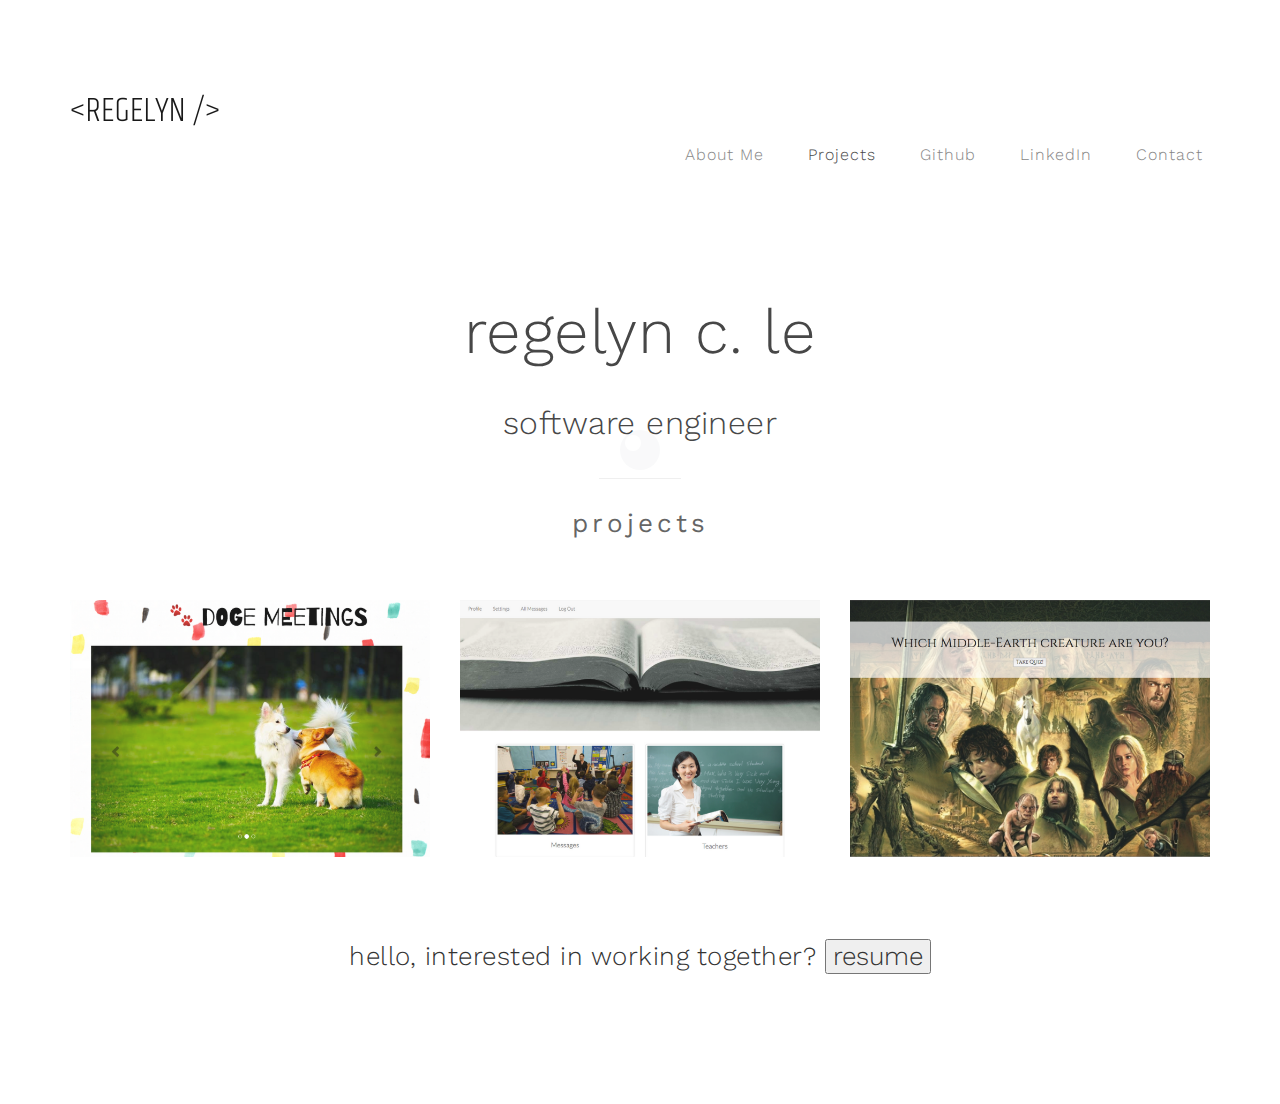
<file: index.html>
<!DOCTYPE html>
<html lang="en">
<head>

<meta charset="UTF-8">
<meta http-equiv="X-UA-Compatible" content="IE=Edge">
<meta name="description" content="">
<meta name="keywords" content="">
<meta name="author" content="">
<meta name="viewport" content="width=device-width, initial-scale=1, maximum-scale=1">

<title>regelyn c. le - full-stack</title>

<link rel="stylesheet" href="css/bootstrap.min.css">
<link rel="stylesheet" href="css/font-awesome.min.css">

<!-- Main css -->
<link rel="stylesheet" href="css/style.css">
<link href="https://fonts.googleapis.com/css?family=Work+Sans:300,400,700" rel="stylesheet">

</head>
<body>

<!-- PRE LOADER -->

<div class="preloader">
     <div class="sk-spinner sk-spinner-wordpress">
          <span class="sk-inner-circle"></span>
     </div>
</div>

<!-- Navigation section  -->

<div class="navbar navbar-default navbar-static-top" role="navigation">
     <div class="container">

          <div class="navbar-header">
               <button class="navbar-toggle" data-toggle="collapse" data-target=".navbar-collapse">
                    <span class="icon icon-bar"></span>
                    <span class="icon icon-bar"></span>
                    <span class="icon icon-bar"></span>
               </button>
               <a href="index.html" class="navbar-brand"><img class="reg_logo" src="images/REGELYN.png"/></a>
          </div>
          <div class="collapse navbar-collapse">
               <ul class="nav navbar-nav navbar-right">
                    <li><a href="about.html">About Me</a></li>
                    <li class="active"><a href="index.html">Projects</a></li>
                    <li><a href="https://github.com/rccacho">Github</a></li>
                    <li><a href="https://www.linkedin.com/in/regelyncacho/">LinkedIn</a></li>
                    <!-- <li>
                      <form method="get" action="regelyn_cacho_2019.docx">
                        <button type="submit">Resume</button>
                      </form>
                    </li> -->
                    <li><a href="mailto:le.regelyn@gmail.com">Contact</a></li>
               </ul>
          </div>

  </div>
</div>

<!-- Home Section -->

<section id="home">
     <div class="container">
          <div class="row">

               <div class="col-md-12 col-sm-12">
                    <h1>regelyn c. le</h1>
                    <h2>software engineer</h2>
                    <div class="space"></div>
                    <hr />
                    <div class="space"></div>
                    <div class="section-title">
                      <h3>projects</h3>
                    </div>
               </div>

          </div>
     </div>
</section>

<!-- Portfolio Section -->

<section id="portfolio">
     <div class="container">
          <div class="row">

              <div class="col-md-4 col-sm-6">
                   <a href="http://doge-meetings.herokuapp.com/">
                        <div class="portfolio-thumb">
                             <img src="images/doge-meetings.png" class="img-responsive" alt="Portfolio">
                                  <div class="portfolio-overlay">
                                       <div class="portfolio-item">
                                            <h3>doge meetings</h3>
                                            <small>rails app</small>
                                       </div>
                                  </div>
                        </div>
                   </a>
              </div>

              <div class="col-md-4 col-sm-6">
                   <a href="http://teacher-archives.herokuapp.com/">
                        <div class="portfolio-thumb">
                             <img src="images/teacher-archives.png" class="img-responsive" alt="Portfolio">
                                  <div class="portfolio-overlay">
                                       <div class="portfolio-item">
                                            <h3>teacher archives</h3>
                                            <small>rails app</small>
                                       </div>
                                  </div>
                        </div>
                   </a>
              </div>

              <div class="col-md-4 col-sm-6">
                   <a href="http://desolate-wave-59412.herokuapp.com/">
                        <div class="portfolio-thumb">
                             <img src="images/middle-earth.png" class="img-responsive" alt="Portfolio">
                                  <div class="portfolio-overlay">
                                       <div class="portfolio-item">
                                            <h3>middle-earth creature quiz</h3>
                                            <small>men stack app</small>
                                       </div>
                                  </div>
                        </div>
                   </a>
              </div>
<!--
               <div class="col-md-4 col-sm-6">
                    <a href="single-project.html">
                         <div class="portfolio-thumb">
                              <img src="images/portfolio-img4.jpg" class="img-responsive" alt="Portfolio">
                                   <div class="portfolio-overlay">
                                        <div class="portfolio-item">
                                             <h3>Project Name</h3>
                                             <small>Logo Design</small>
                                        </div>
                                   </div>
                         </div>
                    </a>
               </div>

               <div class="col-md-4 col-sm-6">
                    <a href="single-project.html">
                         <div class="portfolio-thumb">
                              <img src="images/portfolio-img5.jpg" class="img-responsive" alt="Portfolio">
                                   <div class="portfolio-overlay">
                                        <div class="portfolio-item">
                                             <h3>Project Name</h3>
                                             <small>Social marketing</small>
                                        </div>
                                   </div>
                         </div>
                    </a>
               </div>

               <div class="col-md-4 col-sm-6">
                    <a href="single-project.html">
                         <div class="portfolio-thumb">
                              <img src="images/portfolio-img6.jpg" class="img-responsive" alt="Portfolio">
                                   <div class="portfolio-overlay">
                                        <div class="portfolio-item">
                                             <h3>Project Name</h3>
                                             <small>Fyler Design</small>
                                        </div>
                                   </div>
                         </div>
                    </a>
               </div> -->

               <div class="col-md-12 col-sm-12 text-center">
                    <h3>hello, interested in working together? <form style="display: inline-block;" method="get" action="regelyn_le_2023.docx"><button type="submit">resume</button></form></h3>
               </div>

          </div>
     </div>
</section>

<!-- Footer Section -->

<!-- <footer>
     <div class="container">
          <div class="row">

               <div class="col-md-3 col-sm-3">
                    <i class="fa fa-magnet"></i>
               </div>

               <div class="col-md-4 col-sm-4">
                    <p>124 Market Street, Suite 3570 San Francisco, CA 3042 United States</p>
               </div>

               <div class="col-md-offset-1 col-md-4 col-sm-offset-1 col-sm-3">
                    <p><a href="mailto:youremail@gmail.com">hello@yourstudio.co</a></p>
                    <p>(+01) 2048937 / 02 203403</p>
               </div>

               <div class="clearfix col-md-12 col-sm-12">
                    <hr>
               </div>

               <div class="col-md-6 col-sm-6">
                    <div class="footer-copyright">
                         <p>© 2016 Magnet Studio | All Rights Reserved.</p>
                    </div>
               </div>

               <div class="col-md-6 col-sm-6">
                    <ul class="social-icon">
                         <li><a href="#" class="fa fa-facebook"></a></li>
                         <li><a href="#" class="fa fa-twitter"></a></li>
                         <li><a href="#" class="fa fa-linkedin"></a></li>
                    </ul>
               </div>

          </div>
     </div>
</footer> -->


<!-- SCRIPTS -->

<script src="js/jquery.js"></script>
<script src="js/bootstrap.min.js"></script>
<script src="js/custom.js"></script>

</body>
</html>
</file>
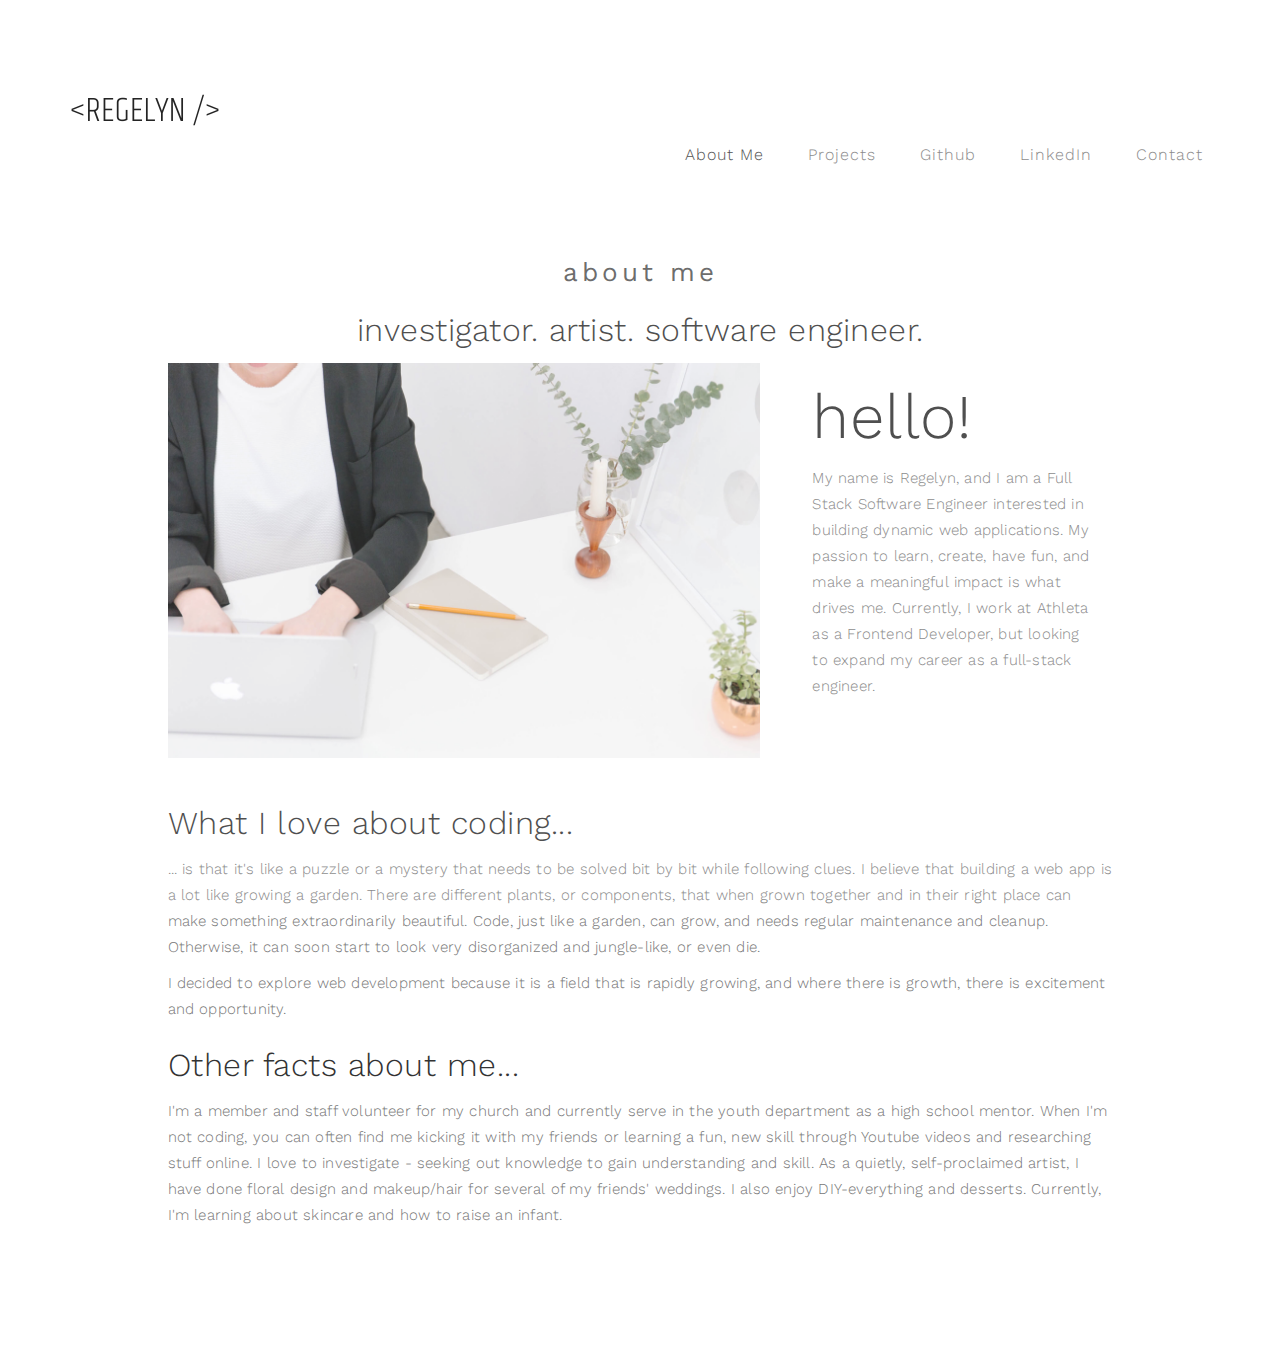
<file: about.html>
<!DOCTYPE html>
<html lang="en">
<head>

<meta charset="UTF-8">
<meta http-equiv="X-UA-Compatible" content="IE=Edge">
<meta name="description" content="">
<meta name="keywords" content="">
<meta name="author" content="">
<meta name="viewport" content="width=device-width, initial-scale=1, maximum-scale=1">

<title>regelyn c. le - full-stack</title>

<link rel="stylesheet" href="css/bootstrap.min.css">
<link rel="stylesheet" href="css/font-awesome.min.css">

<!-- Main css -->
<link rel="stylesheet" href="css/style.css">
<link href="https://fonts.googleapis.com/css?family=Work+Sans:300,400,700" rel="stylesheet">

</head>
<body>

<!-- PRE LOADER -->

<div class="preloader">
     <div class="sk-spinner sk-spinner-wordpress">
          <span class="sk-inner-circle"></span>
     </div>
</div>

<!-- Navigation section  -->

<div class="navbar navbar-default navbar-static-top" role="navigation">
     <div class="container">

          <div class="navbar-header">
               <button class="navbar-toggle" data-toggle="collapse" data-target=".navbar-collapse">
                    <span class="icon icon-bar"></span>
                    <span class="icon icon-bar"></span>
                    <span class="icon icon-bar"></span>
               </button>
               <a href="index.html" class="navbar-brand"><img class="reg_logo" src="images/REGELYN.png"/></a>
          </div>
          <div class="collapse navbar-collapse">
               <ul class="nav navbar-nav navbar-right">
                    <li class="active"><a href="about.html">About Me</a></li>
                    <li><a href="index.html">Projects</a></li>
                    <li><a href="https://github.com/rccacho">Github</a></li>
                    <li><a href="https://www.linkedin.com/in/regelyncacho/">LinkedIn</a></li>
                    <li><a href="mailto:le.regelyn@gmail.com">Contact</a></li>
               </ul>
          </div>

  </div>
</div>


<!-- About Section -->

<section id="about">
     <div class="container">
          <div class="row">

               <div class="col-md-offset-1 col-md-10 col-sm-12">
                    <div class="section-title">
                         <h3>about me</h3>
                         <h2>investigator. artist. software engineer.</h2>
                    </div>

                    <div class="col-md-8 col-sm-12">
                         <img src="images/about-image.jpg" class="img-responsive" alt="About">
                    </div>

                    <div class="col-md-4 col-sm-12">
                         <h1>hello!</h1>
                         <p>My name is Regelyn, and I am a Full Stack Software Engineer interested in building dynamic web applications. My passion to learn, create, have fun, and make a meaningful impact is what drives me. Currently, I work at Athleta as a Frontend Developer, but looking to expand my career as a full-stack engineer.</p>
                    </div>

                    <div class="clearfix"></div>

                     <!-- <hr> -->

                    <h2>What I love about coding...</h2>
                    <p>... is that it's like a puzzle or a mystery that needs to be solved bit by bit while following clues. I believe that building a web app is a lot like growing a garden. There are different plants, or components, that when grown together and in their right place can make something extraordinarily beautiful. Code, just like a garden, can grow, and needs regular maintenance and cleanup. Otherwise, it can soon start to look very disorganized and jungle-like, or even die.</p>
                    <p>I decided to explore web development because it is a field that is rapidly growing, and where there is growth, there is excitement and opportunity.</p>

                    <h2>Other facts about me...</h2>
                    <p>I'm a member and staff volunteer for my church and currently serve in the youth department as a high school mentor. When I'm not coding, you can often find me kicking it with my friends or learning a fun, new skill through Youtube videos and researching stuff online. I love to investigate - seeking out knowledge to gain understanding and skill. As a quietly, self-proclaimed artist, I have done floral design and makeup/hair for several of my friends' weddings. I also enjoy DIY-everything and desserts. Currently, I'm learning about skincare and how to raise an infant. </p>

                    <!-- <hr> -->
               </div>

          </div>
     </div>
</section>

<!-- Footer Section -->

<!-- <footer>
     <div class="container">
          <div class="row">

               <div class="col-md-3 col-sm-3">
                    <i class="fa fa-magnet"></i>
               </div>

               <div class="col-md-4 col-sm-4">
                    <p>124 Market Street, Suite 3570 San Francisco, CA 3042 United States</p>
               </div>

               <div class="col-md-offset-1 col-md-4 col-sm-offset-1 col-sm-3">
                    <p><a href="mailto:youremail@gmail.com">hello@yourstudio.co</a></p>
                    <p>(+01) 2048937 / 02 203403</p>
               </div>

               <div class="clearfix col-md-12 col-sm-12">
                    <hr>
               </div>

               <div class="col-md-6 col-sm-6">
                    <div class="footer-copyright">
                         <p>© 2016 Magnet Studio | All Rights Reserved.</p>
                    </div>
               </div>

               <div class="col-md-6 col-sm-6">
                    <ul class="social-icon">
                         <li><a href="#" class="fa fa-facebook"></a></li>
                         <li><a href="#" class="fa fa-twitter"></a></li>
                         <li><a href="#" class="fa fa-linkedin"></a></li>
                    </ul>
               </div>

          </div>
     </div>
</footer> -->


<!-- SCRIPTS -->

<script src="js/jquery.js"></script>
<script src="js/bootstrap.min.js"></script>
<script src="js/custom.js"></script>

</body>
</html>
</file>
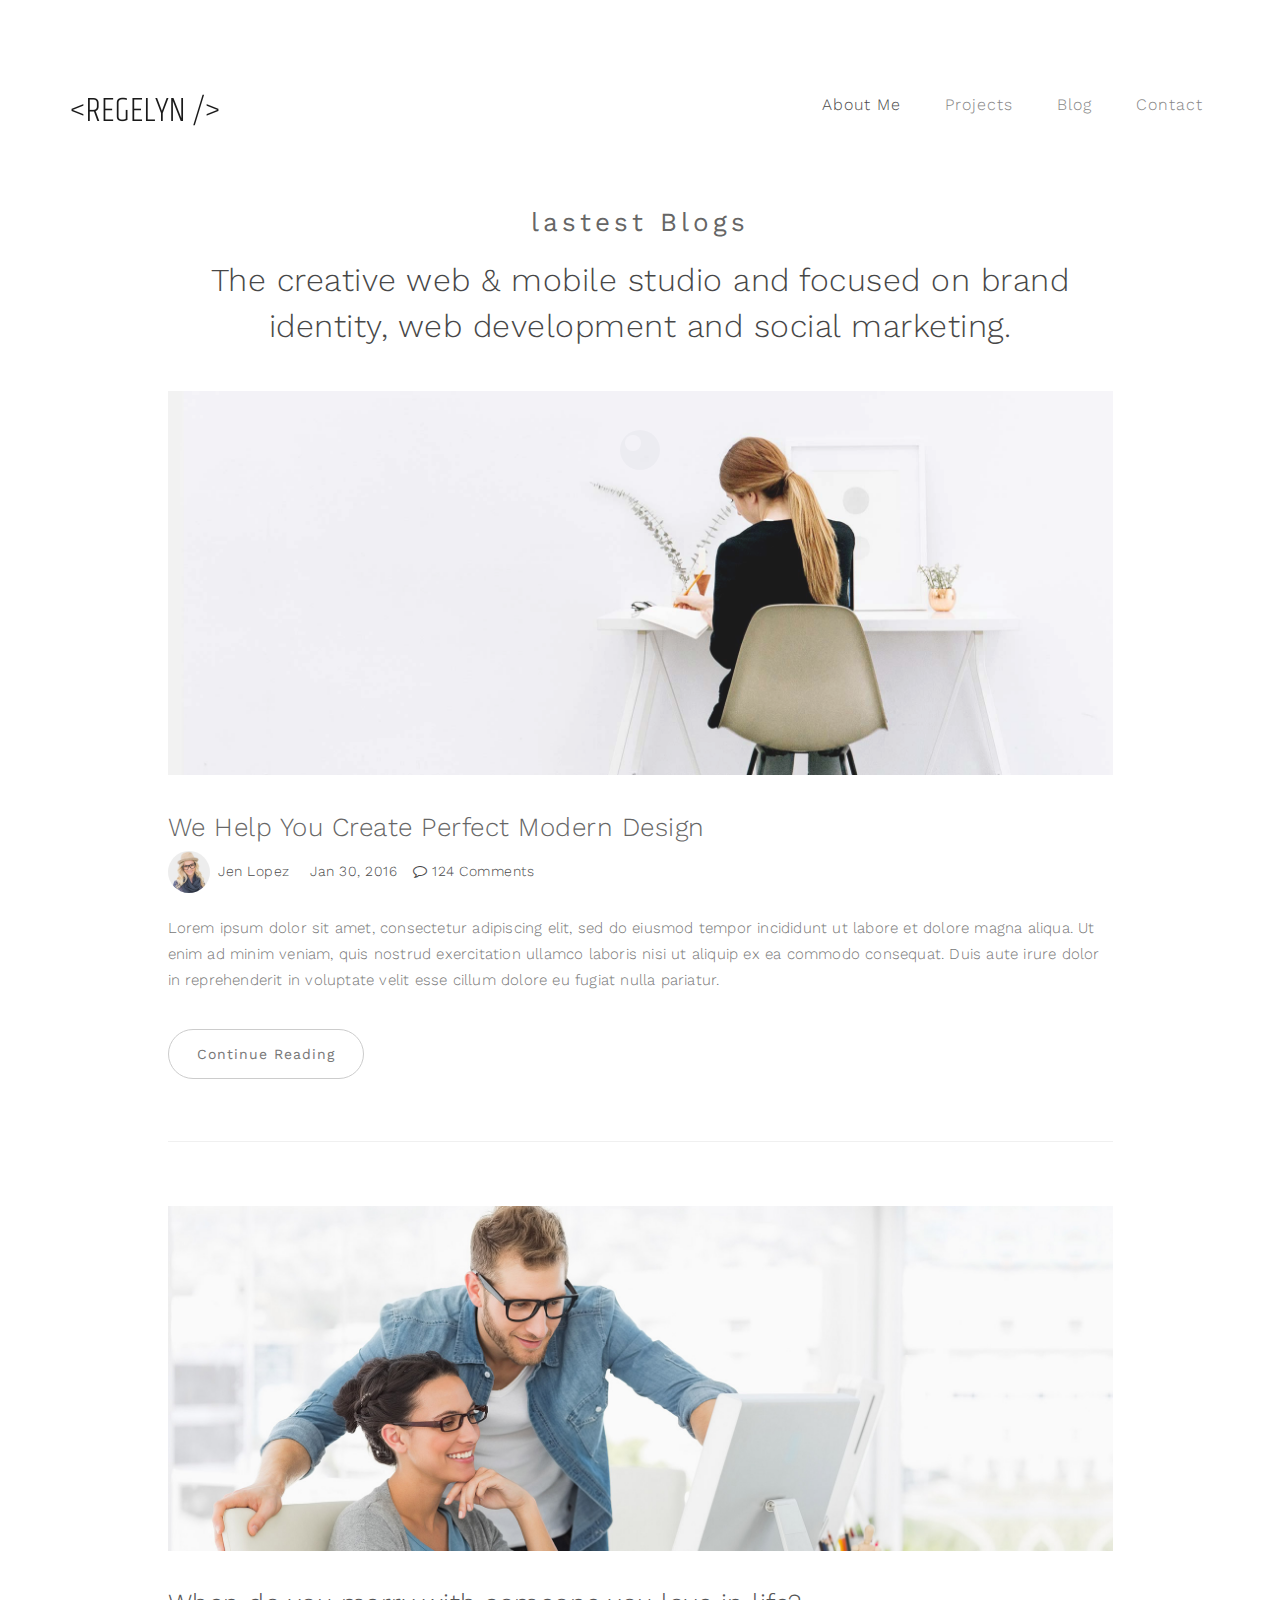
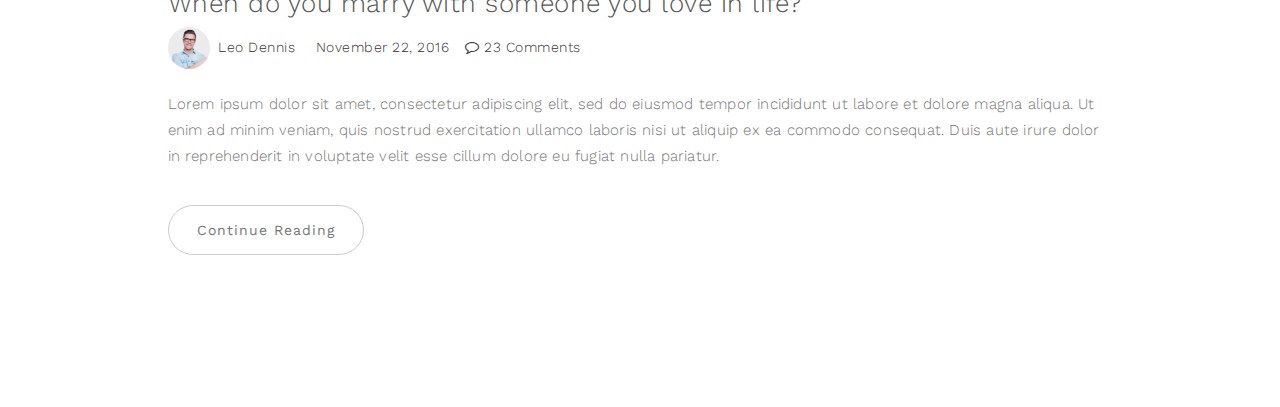
<file: blog.html>
<!DOCTYPE html>
<html lang="en">
<head>

<meta charset="UTF-8">
<meta http-equiv="X-UA-Compatible" content="IE=Edge">
<meta name="description" content="">
<meta name="keywords" content="">
<meta name="author" content="">
<meta name="viewport" content="width=device-width, initial-scale=1, maximum-scale=1">

<title>Magnet - Minimal Portfolio Template</title>

<link rel="stylesheet" href="css/bootstrap.min.css">
<link rel="stylesheet" href="css/font-awesome.min.css">

<!-- Main css -->
<link rel="stylesheet" href="css/style.css">
<link href="https://fonts.googleapis.com/css?family=Work+Sans:300,400,700" rel="stylesheet">

</head>
<body>

<!-- PRE LOADER -->

<div class="preloader">
     <div class="sk-spinner sk-spinner-wordpress">
          <span class="sk-inner-circle"></span>
     </div>
</div>

<!-- Navigation section  -->

<div class="navbar navbar-default navbar-static-top" role="navigation">
     <div class="container">

          <div class="navbar-header">
               <button class="navbar-toggle" data-toggle="collapse" data-target=".navbar-collapse">
                    <span class="icon icon-bar"></span>
                    <span class="icon icon-bar"></span>
                    <span class="icon icon-bar"></span>
               </button>
               <a href="index.html" class="navbar-brand"><img class="reg_logo" src="images/REGELYN.png"/></a>
          </div>
          <div class="collapse navbar-collapse">
               <ul class="nav navbar-nav navbar-right">
                    <li class="active"><a href="about.html">About Me</a></li>
                    <li><a href="index.html">Projects</a></li>
                    <li><a href="blog.html">Blog</a></li>
                    <li><a href="contact.html">Contact</a></li>
               </ul>
          </div>

  </div>
</div>

<!-- Blog Section -->

<section id="blog">
     <div class="container">
          <div class="row">

               <div class="col-md-offset-1 col-md-10 col-sm-12">
                    <div class="section-title">
                         <h3>lastest Blogs</h3>
                         <h2>The creative web & mobile studio and focused on brand identity, web development and social marketing.</h2>
                    </div>

                    <div class="blog-post-thumb">
                         <div class="blog-post-image">
                              <a href="single-post.html">
                                   <img src="images/blog-image1.jpg" class="img-responsive" alt="Blog Image">
                              </a>
                         </div>
                         <div class="blog-post-title">
                              <h3><a href="single-post.html">We Help You Create Perfect Modern Design</a></h3>
                         </div>
                         <div class="blog-post-format">
                              <span><a href="#"><img src="images/author-image1.jpg" class="img-responsive img-circle"> Jen Lopez</a></span>
                              <span><i class="fa fa-date"></i> Jan 30, 2016</span>
                              <span><a href="#"><i class="fa fa-comment-o"></i> 124 Comments</a></span>
                         </div>
                         <div class="blog-post-des">
                              <p>Lorem ipsum dolor sit amet, consectetur adipiscing elit, sed do eiusmod tempor incididunt ut labore et dolore magna aliqua. Ut enim ad minim veniam, quis nostrud exercitation ullamco laboris nisi ut aliquip ex ea commodo consequat. Duis aute irure dolor in reprehenderit in voluptate velit esse cillum dolore eu fugiat nulla pariatur.</p>
                              <a href="single-post.html" class="btn btn-default">Continue Reading</a>
                         </div>
                    </div>

                    <div class="blog-post-thumb">
                         <div class="blog-post-image">
                              <a href="single-post.html">
                                   <img src="images/blog-image2.jpg" class="img-responsive" alt="Blog Image">
                              </a>
                         </div>
                         <div class="blog-post-title">
                              <h3><a href="single-post.html">When do you marry with someone you love in life?</a></h3>
                         </div>
                         <div class="blog-post-format">
                              <span><a href="#"><img src="images/author-image2.jpg" class="img-responsive img-circle"> Leo Dennis</a></span>
                              <span><i class="fa fa-date"></i> November 22, 2016</span>
                              <span><a href="#"><i class="fa fa-comment-o"></i> 23 Comments</a></span>
                         </div>
                         <div class="blog-post-des">
                              <p>Lorem ipsum dolor sit amet, consectetur adipiscing elit, sed do eiusmod tempor incididunt ut labore et dolore magna aliqua. Ut enim ad minim veniam, quis nostrud exercitation ullamco laboris nisi ut aliquip ex ea commodo consequat. Duis aute irure dolor in reprehenderit in voluptate velit esse cillum dolore eu fugiat nulla pariatur.</p>
                              <a href="single-post.html" class="btn btn-default">Continue Reading</a>
                         </div>
                    </div>
               </div>

          </div>
     </div>
</section>

<!-- Footer Section -->

<!-- <footer>
     <div class="container">
          <div class="row">

               <div class="col-md-3 col-sm-3">
                    <i class="fa fa-magnet"></i>
               </div>

               <div class="col-md-4 col-sm-4">
                    <p>124 Market Street, Suite 3570 San Francisco, CA 3042 United States</p>
               </div>

               <div class="col-md-offset-1 col-md-4 col-sm-offset-1 col-sm-3">
                    <p><a href="mailto:youremail@gmail.com">hello@yourstudio.co</a></p>
                    <p>(+01) 2048937 / 02 203403</p>
               </div>

               <div class="clearfix col-md-12 col-sm-12">
                    <hr>
               </div>

               <div class="col-md-6 col-sm-6">
                    <div class="footer-copyright">
                         <p>© 2016 Magnet Studio | All Rights Reserved.</p>
                    </div>
               </div>

               <div class="col-md-6 col-sm-6">
                    <ul class="social-icon">
                         <li><a href="#" class="fa fa-facebook"></a></li>
                         <li><a href="#" class="fa fa-twitter"></a></li>
                         <li><a href="#" class="fa fa-linkedin"></a></li>
                    </ul>
               </div>

          </div>
     </div>
</footer> -->


<!-- SCRIPTS -->

<script src="js/jquery.js"></script>
<script src="js/bootstrap.min.js"></script>
<script src="js/custom.js"></script>

</body>
</html>
</file>
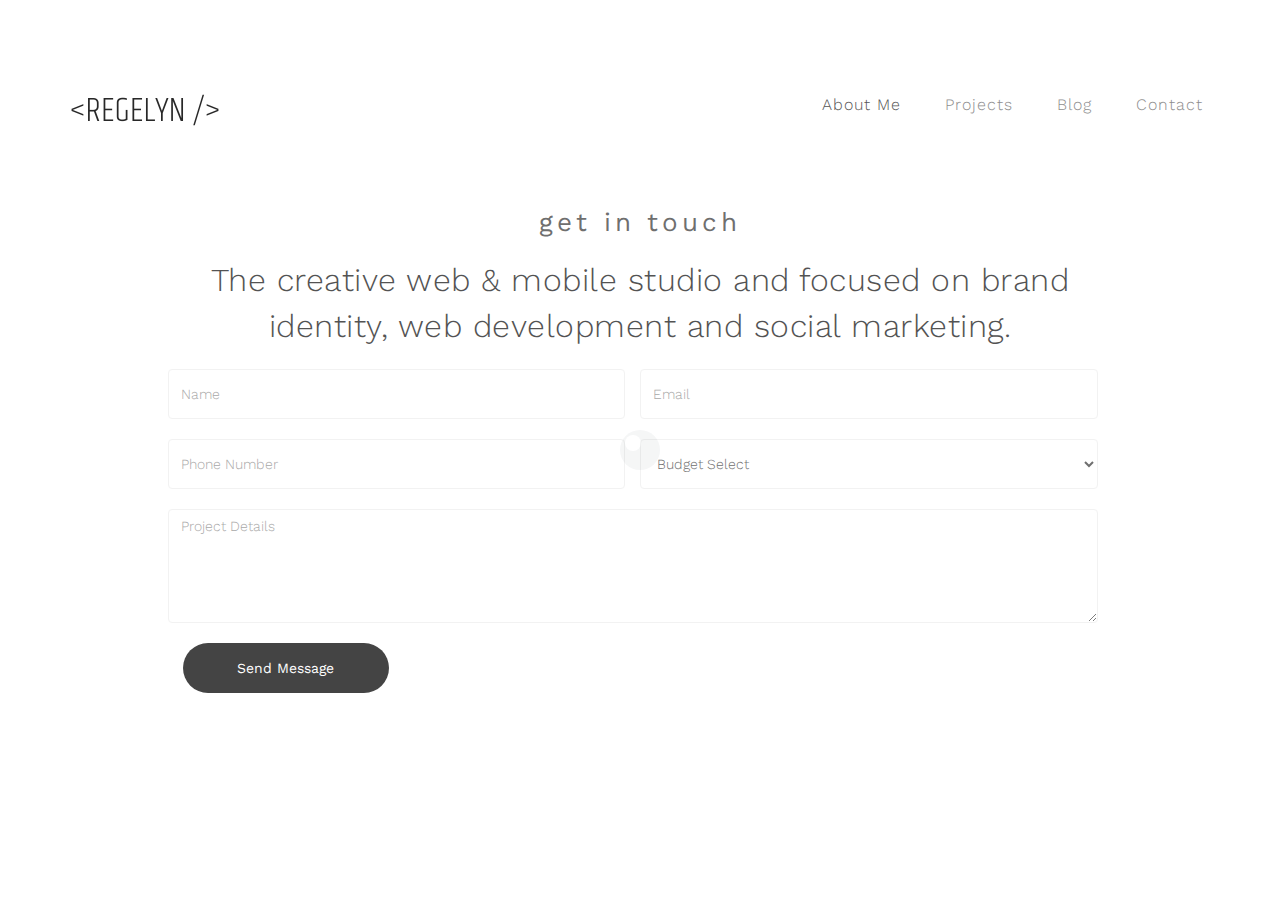
<file: contact.html>
<!DOCTYPE html>
<html lang="en">
<head>

<meta charset="UTF-8">
<meta http-equiv="X-UA-Compatible" content="IE=Edge">
<meta name="description" content="">
<meta name="keywords" content="">
<meta name="author" content="">
<meta name="viewport" content="width=device-width, initial-scale=1, maximum-scale=1">

<title>Magnet - Minimal Portfolio Template</title>

<link rel="stylesheet" href="css/bootstrap.min.css">
<link rel="stylesheet" href="css/font-awesome.min.css">

<!-- Main css -->
<link rel="stylesheet" href="css/style.css">
<link href="https://fonts.googleapis.com/css?family=Work+Sans:300,400,700" rel="stylesheet">

</head>
<body>

<!-- PRE LOADER -->

<div class="preloader">
     <div class="sk-spinner sk-spinner-wordpress">
          <span class="sk-inner-circle"></span>
     </div>
</div>

<!-- Navigation section  -->

<div class="navbar navbar-default navbar-static-top" role="navigation">
     <div class="container">

          <div class="navbar-header">
               <button class="navbar-toggle" data-toggle="collapse" data-target=".navbar-collapse">
                    <span class="icon icon-bar"></span>
                    <span class="icon icon-bar"></span>
                    <span class="icon icon-bar"></span>
               </button>
               <a href="index.html" class="navbar-brand"><img class="reg_logo" src="images/REGELYN.png"/></a>
          </div>
          <div class="collapse navbar-collapse">
               <ul class="nav navbar-nav navbar-right">
                    <li class="active"><a href="about.html">About Me</a></li>
                    <li><a href="index.html">Projects</a></li>
                    <li><a href="blog.html">Blog</a></li>
                    <li><a href="contact.html">Contact</a></li>
               </ul>
          </div>

  </div>
</div>


<!-- Contact Section -->

<section id="contact">
     <div class="container">
          <div class="row">

               <div class="col-md-offset-1 col-md-10 col-sm-12">
                    <div class="section-title">
                         <h3>get in touch</h3>
                         <h2>The creative web & mobile studio and focused on brand identity, web development and social marketing.</h2>
                    </div>

                    <form action="#" method="post">
                         <div class="col-md-6 col-sm-6">
                              <input type="text" class="form-control" placeholder="Name">
                         </div>
                         <div class="col-md-6 col-sm-6">
                              <input type="email" class="form-control" placeholder="Email">
                         </div>
                         <div class="col-md-6 col-sm-6">
                              <input type="telephone" class="form-control" placeholder="Phone Number">
                         </div>
                         <div class="col-md-6 col-sm-6">
                              <select class="form-control">
                                   <option>Budget Select</option>
                                   <option>$1200 to $1600</option>
                                   <option>$2200 to $2400</option>
                                   <option>$2500 to $3800</option>
                              </select>
                         </div>
                         <div class="col-md-12 col-sm-12">
                              <textarea class="form-control" rows="5" placeholder="Project Details"></textarea>
                         </div>
                         <div class="col-md-3 col-sm-4">
                              <input type="submit" class="form-control" value="Send Message">
                         </div>
                    </form>
               </div>

          </div>
     </div>
</section>

<!-- Footer Section -->

<!-- <footer>
     <div class="container">
          <div class="row">

               <div class="col-md-3 col-sm-3">
                    <i class="fa fa-magnet"></i>
               </div>

               <div class="col-md-4 col-sm-4">
                    <p>124 Market Street, Suite 3570 San Francisco, CA 3042 United States</p>
               </div>

               <div class="col-md-offset-1 col-md-4 col-sm-offset-1 col-sm-3">
                    <p><a href="mailto:youremail@gmail.com">hello@yourstudio.co</a></p>
                    <p>(+01) 2048937 / 02 203403</p>
               </div>

               <div class="clearfix col-md-12 col-sm-12">
                    <hr>
               </div>

               <div class="col-md-6 col-sm-6">
                    <div class="footer-copyright">
                         <p>© 2016 Magnet Studio | All Rights Reserved.</p>
                    </div>
               </div>

               <div class="col-md-6 col-sm-6">
                    <ul class="social-icon">
                         <li><a href="#" class="fa fa-facebook"></a></li>
                         <li><a href="#" class="fa fa-twitter"></a></li>
                         <li><a href="#" class="fa fa-linkedin"></a></li>
                    </ul>
               </div>

          </div>
     </div>
</footer> -->


<!-- SCRIPTS -->

<script src="js/jquery.js"></script>
<script src="js/bootstrap.min.js"></script>
<script src="js/custom.js"></script>

</body>
</html>
</file>
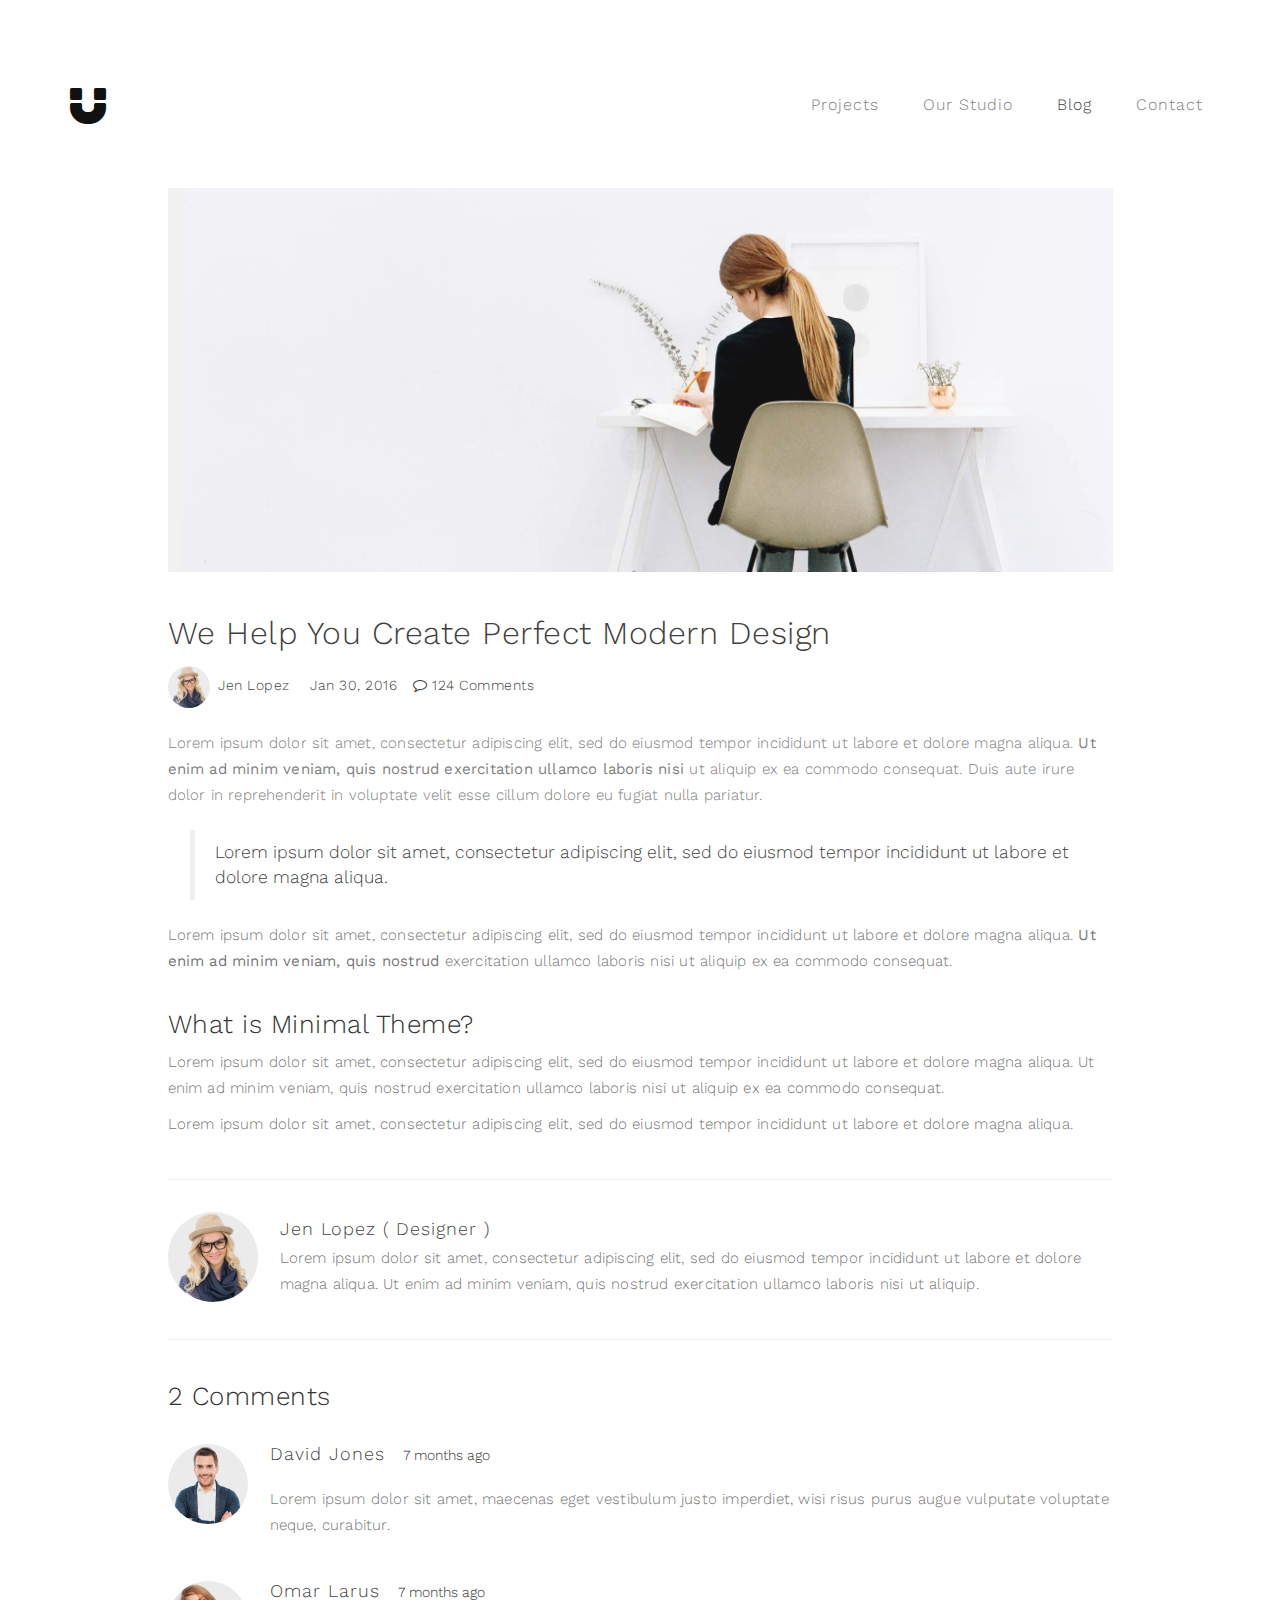
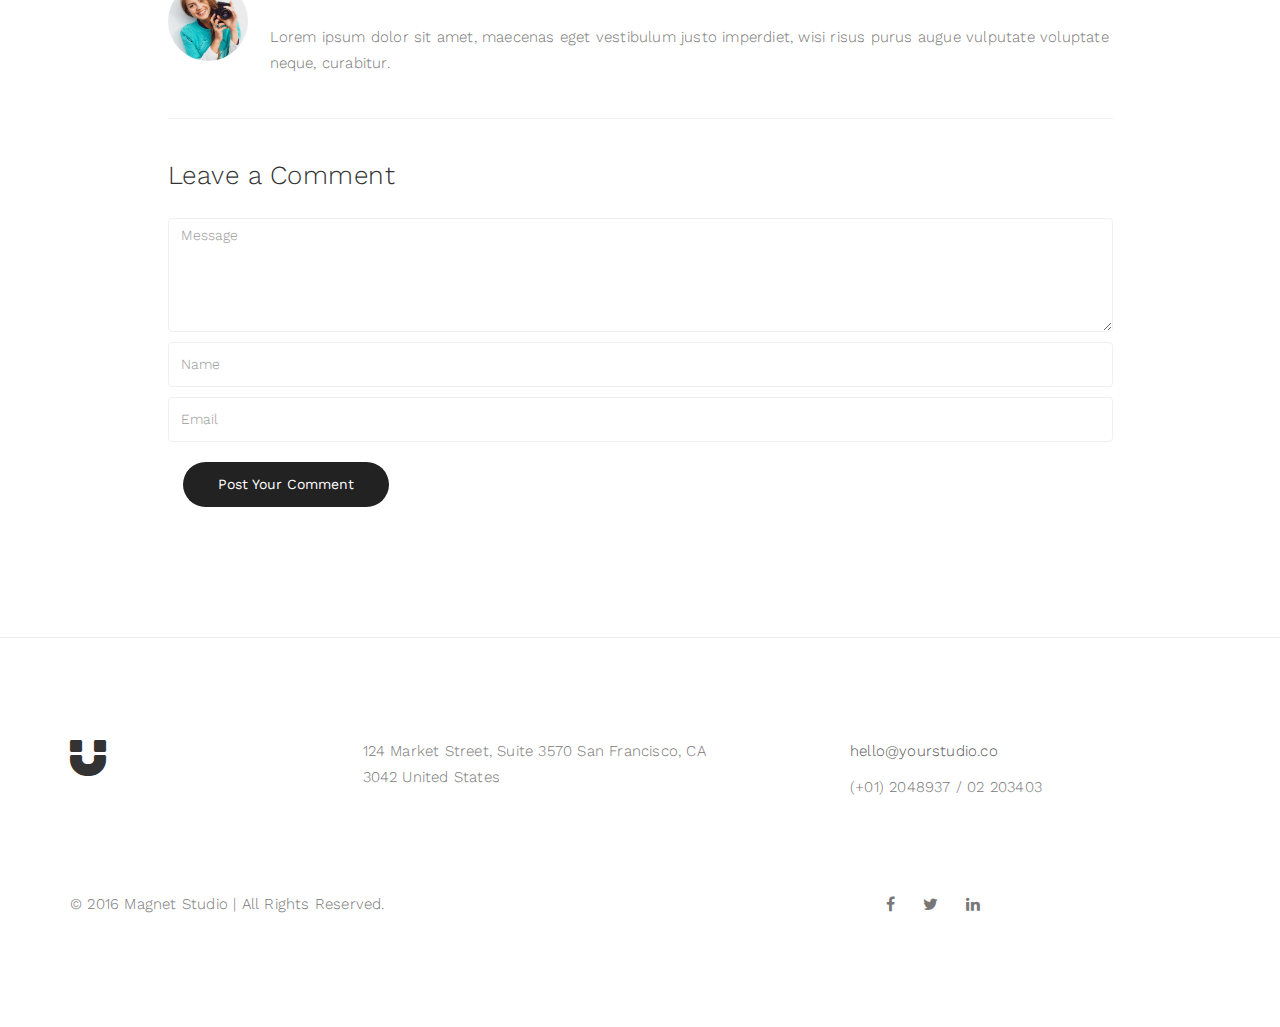
<file: single-post.html>
<!DOCTYPE html>
<html lang="en">
<head>

<meta charset="UTF-8">
<meta http-equiv="X-UA-Compatible" content="IE=Edge">
<meta name="description" content="">
<meta name="keywords" content="">
<meta name="author" content="">
<meta name="viewport" content="width=device-width, initial-scale=1, maximum-scale=1">

<title>Magnet - Minimal Portfolio Template</title>

<link rel="stylesheet" href="css/bootstrap.min.css">
<link rel="stylesheet" href="css/font-awesome.min.css">

<!-- Main css -->
<link rel="stylesheet" href="css/style.css">
<link href="https://fonts.googleapis.com/css?family=Work+Sans:300,400,700" rel="stylesheet">

</head>
<body>

<!-- PRE LOADER -->

<div class="preloader">
     <div class="sk-spinner sk-spinner-wordpress">
          <span class="sk-inner-circle"></span>
     </div>
</div>

<!-- Navigation section  -->

<div class="navbar navbar-default navbar-static-top" role="navigation">
     <div class="container">

          <div class="navbar-header">
               <button class="navbar-toggle" data-toggle="collapse" data-target=".navbar-collapse">
                    <span class="icon icon-bar"></span>
                    <span class="icon icon-bar"></span>
                    <span class="icon icon-bar"></span>
               </button>
               <a href="index.html" class="navbar-brand"><i class="fa fa-magnet"></i></a>
          </div>
          <div class="collapse navbar-collapse">
               <ul class="nav navbar-nav navbar-right">
                    <li><a href="index.html">Projects</a></li>
                    <li><a href="about.html">Our Studio</a></li>
                    <li class="active"><a href="blog.html">Blog</a></li>
                    <li><a href="contact.html">Contact</a></li>
               </ul>
          </div>

  </div>
</div>

<!-- Blog Single Post Section -->

<section id="blog-single-post">
     <div class="container">
          <div class="row">

               <div class="col-md-offset-1 col-md-10 col-sm-12">
                    <div class="blog-single-post-thumb">
                         <div class="blog-post-image">
                              <img src="images/blog-image1.jpg" class="img-responsive" alt="Blog Image">
                         </div>

                         <div class="blog-post-title">
                              <h2>We Help You Create Perfect Modern Design</a></h2>
                         </div>

                         <div class="blog-post-format">
                              <span><a href="#"><img src="images/author-image1.jpg" class="img-responsive img-circle"> Jen Lopez</a></span>
                              <span><i class="fa fa-date"></i> Jan 30, 2016</span>
                              <span><a href="#"><i class="fa fa-comment-o"></i> 124 Comments</a></span>
                         </div>

                         <div class="blog-post-des">
                              <p>Lorem ipsum dolor sit amet, consectetur adipiscing elit, sed do eiusmod tempor incididunt ut labore et dolore magna aliqua. <strong>Ut enim ad minim veniam, quis nostrud exercitation ullamco laboris nisi</strong> ut aliquip ex ea commodo consequat. Duis aute irure dolor in reprehenderit in voluptate velit esse cillum dolore eu fugiat nulla pariatur.</p>
                              <blockquote>Lorem ipsum dolor sit amet, consectetur adipiscing elit, sed do eiusmod tempor incididunt ut labore et dolore magna aliqua. </blockquote>
                              <p>Lorem ipsum dolor sit amet, consectetur adipiscing elit, sed do eiusmod tempor incididunt ut labore et dolore magna aliqua. <strong>Ut enim ad minim veniam, quis nostrud</strong> exercitation ullamco laboris nisi ut aliquip ex ea commodo consequat.</p>
                              <h3>What is Minimal Theme?</h3>
                              <p>Lorem ipsum dolor sit amet, consectetur adipiscing elit, sed do eiusmod tempor incididunt ut labore et dolore magna aliqua. Ut enim ad minim veniam, quis nostrud exercitation ullamco laboris nisi ut aliquip ex ea commodo consequat.</p>
                              <p>Lorem ipsum dolor sit amet, consectetur adipiscing elit, sed do eiusmod tempor incididunt ut labore et dolore magna aliqua.</p>
                         </div>

                         <div class="blog-author">
                              <div class="media">
                                   <div class="media-object pull-left">
                                        <img src="images/author-image1.jpg" class="img-circle img-responsive" alt="blog">
                                   </div>
                                   <div class="media-body">
                                        <h3 class="media-heading"><a href="#">Jen Lopez ( Designer )</a></h3>
                                        <p>Lorem ipsum dolor sit amet, consectetur adipiscing elit, sed do eiusmod tempor incididunt ut labore et dolore magna aliqua. Ut enim ad minim veniam, quis nostrud exercitation ullamco laboris nisi ut aliquip.</p>
                                   </div>
                              </div>
                         </div>

                         <div class="blog-comment">
                              <h3>2 Comments</h3>
                                   <div class="media">
                                        <div class="media-object pull-left">
                                             <img src="images/comment-image1.jpg" class="img-responsive img-circle" alt="Blog Image">
                                        </div>
                                        <div class="media-body">
                                             <h3 class="media-heading">David Jones</h3>
                                             <span>7 months ago</span>
                                             <p>Lorem ipsum dolor sit amet, maecenas eget vestibulum justo imperdiet, wisi risus purus augue vulputate voluptate neque, curabitur.</p>
                                        </div>
                                   </div>
                                   <div class="media">
                                        <div class="media-object pull-left">
                                             <img src="images/comment-image2.jpg" class="img-responsive img-circle" alt="Blog Image">
                                        </div>
                                        <div class="media-body">
                                             <h3 class="media-heading">Omar Larus</h3>
                                                  <span>7 months ago</span>
                                                  <p>Lorem ipsum dolor sit amet, maecenas eget vestibulum justo imperdiet, wisi risus purus augue vulputate voluptate neque, curabitur.</p>
                                        </div>
                                   </div>
                         </div>

                         <div class="blog-comment-form">
                              <h3>Leave a Comment</h3>
                                   <form action="#" method="post">
                                        <textarea class="form-control" placeholder="Message" rows="5" name"Your Comments" required></textarea>
                                        <input type="text" class="form-control" placeholder="Name" name="name" required>
                                        <input type="email" class="form-control" placeholder="Email" name="email" required>
                                        <div class="col-md-3 col-sm-4">
                                             <input type="submit" class="form-control" value="Post Your Comment">
                                        </div>
                                   </form>
                         </div>
                    </div>
          </div>
     </div>
</section>

<!-- Footer Section -->

<footer>
     <div class="container">
          <div class="row">

               <div class="col-md-3 col-sm-3">
                    <i class="fa fa-magnet"></i>
               </div>

               <div class="col-md-4 col-sm-4">
                    <p>124 Market Street, Suite 3570 San Francisco, CA 3042 United States</p>
               </div>

               <div class="col-md-offset-1 col-md-4 col-sm-offset-1 col-sm-3">
                    <p><a href="mailto:youremail@gmail.com">hello@yourstudio.co</a></p>
                    <p>(+01) 2048937 / 02 203403</p>
               </div>

               <div class="clearfix col-md-12 col-sm-12">
                    <hr>
               </div>

               <div class="col-md-6 col-sm-6">
                    <div class="footer-copyright">
                         <p>© 2016 Magnet Studio | All Rights Reserved.</p>
                    </div>
               </div>

               <div class="col-md-6 col-sm-6">
                    <ul class="social-icon">
                         <li><a href="#" class="fa fa-facebook"></a></li>
                         <li><a href="#" class="fa fa-twitter"></a></li>
                         <li><a href="#" class="fa fa-linkedin"></a></li>
                    </ul>
               </div>
               
          </div>
     </div>
</footer>


<!-- SCRIPTS -->

<script src="js/jquery.js"></script>
<script src="js/bootstrap.min.js"></script>
<script src="js/custom.js"></script>

</body>
</html>
</file>
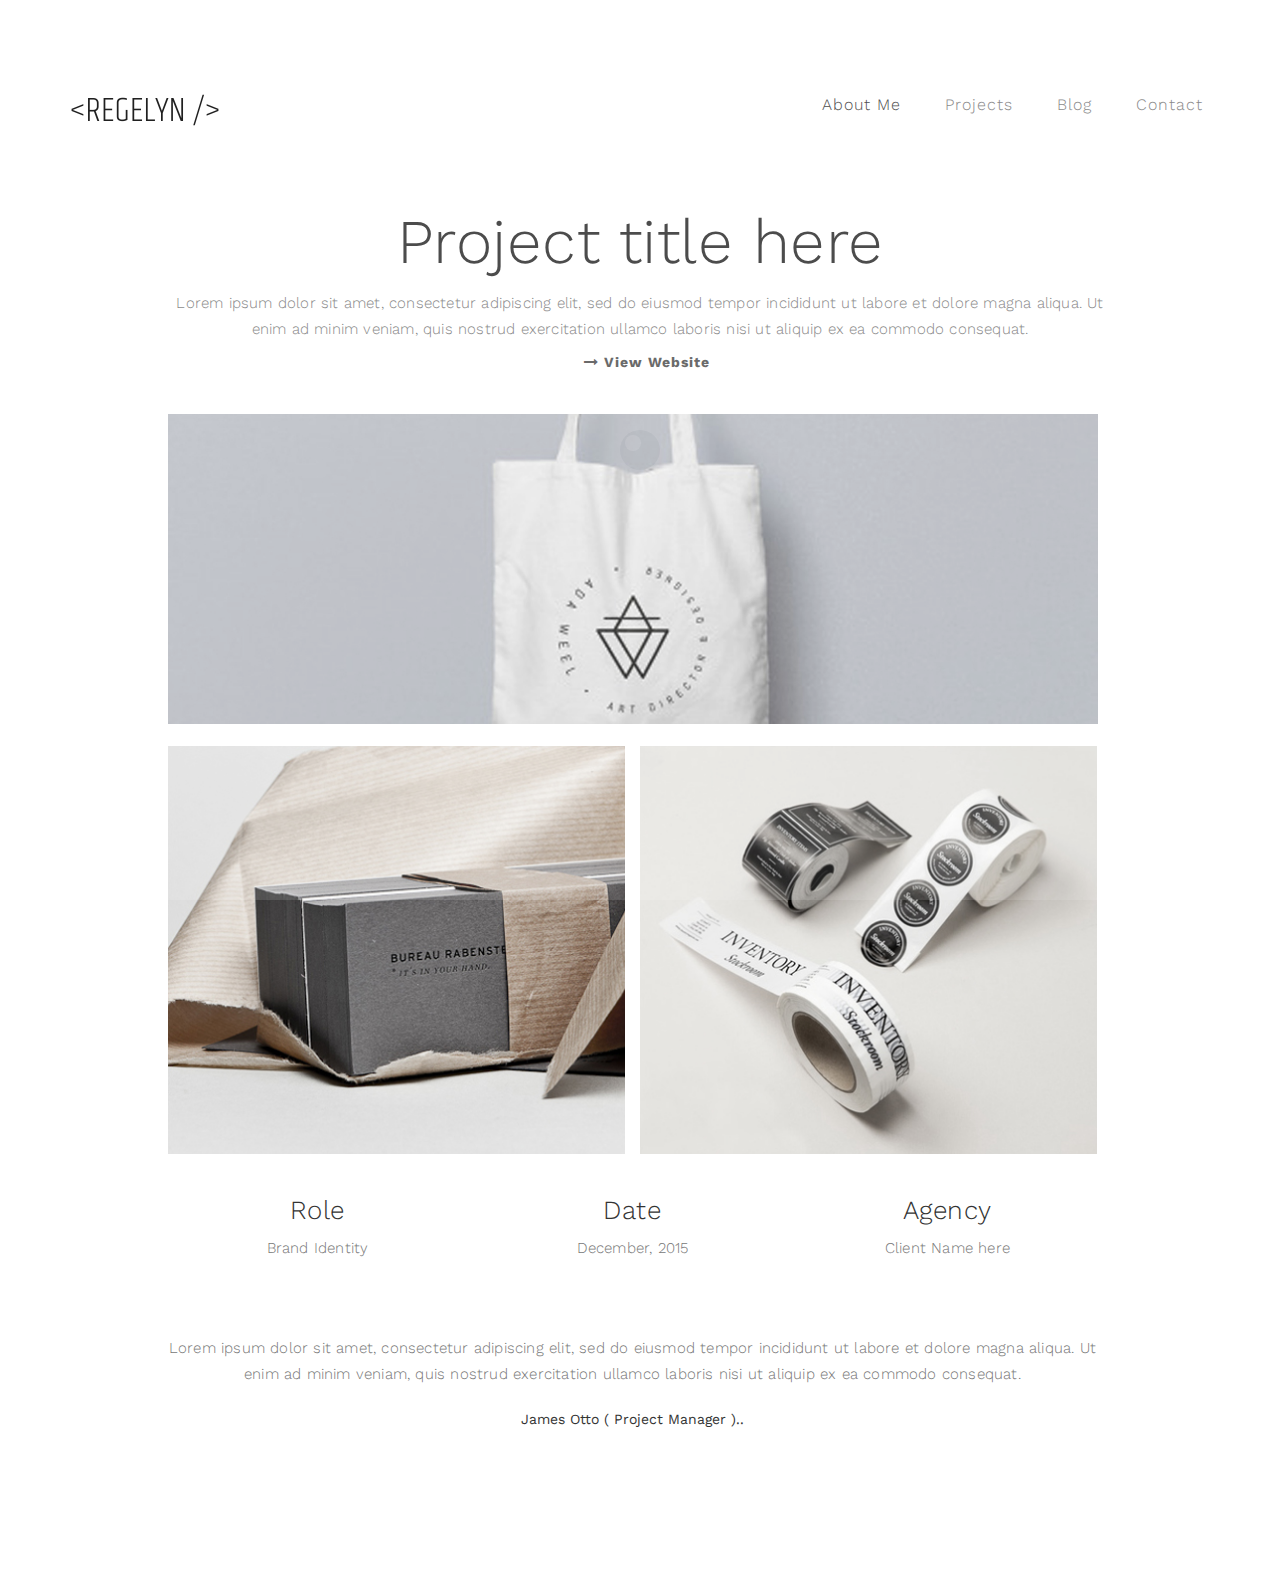
<file: single-project.html>
<!DOCTYPE html>
<html lang="en">
<head>

<meta charset="UTF-8">
<meta http-equiv="X-UA-Compatible" content="IE=Edge">
<meta name="description" content="">
<meta name="keywords" content="">
<meta name="author" content="">
<meta name="viewport" content="width=device-width, initial-scale=1, maximum-scale=1">

<title>Magnet - Minimal Portfolio Template</title>

<link rel="stylesheet" href="css/bootstrap.min.css">
<link rel="stylesheet" href="css/font-awesome.min.css">

<!-- Main css -->
<link rel="stylesheet" href="css/style.css">
<link href="https://fonts.googleapis.com/css?family=Work+Sans:300,400,700" rel="stylesheet">

</head>
<body>

<!-- PRE LOADER -->

<div class="preloader">
     <div class="sk-spinner sk-spinner-wordpress">
          <span class="sk-inner-circle"></span>
     </div>
</div>

<!-- Navigation section  -->

<div class="navbar navbar-default navbar-static-top" role="navigation">
     <div class="container">

          <div class="navbar-header">
               <button class="navbar-toggle" data-toggle="collapse" data-target=".navbar-collapse">
                    <span class="icon icon-bar"></span>
                    <span class="icon icon-bar"></span>
                    <span class="icon icon-bar"></span>
               </button>
               <a href="index.html" class="navbar-brand"><img class="reg_logo" src="images/REGELYN.png"/></a>
          </div>
          <div class="collapse navbar-collapse">
               <ul class="nav navbar-nav navbar-right">
                    <li class="active"><a href="about.html">About Me</a></li>
                    <li><a href="index.html">Projects</a></li>
                    <li><a href="blog.html">Blog</a></li>
                    <li><a href="contact.html">Contact</a></li>
               </ul>
          </div>

  </div>
</div>


<!-- Single Project Section -->

<section id="single-project">
     <div class="container">
          <div class="row">

               <div class="col-md-offset-1 col-md-10 col-sm-12">
                    <h1>Project title here</h1>
                    <p>Lorem ipsum dolor sit amet, consectetur adipiscing elit, sed do eiusmod tempor incididunt ut labore et dolore magna aliqua. Ut enim ad minim veniam, quis nostrud exercitation ullamco laboris nisi ut aliquip ex ea commodo consequat.</p>
                    <a href="#"><i class="fa fa-long-arrow-right"></i> View Website</a>

                    <div class="col-md-12 col-sm-12">
                         <img src="images/single-project-img.jpg" class="img-responsive" alt="Portfolio">
                    </div>

                    <div class="col-md-6 col-sm-6">
                         <img src="images/portfolio-img2.jpg" class="img-responsive" alt="Portfolio">
                    </div>

                    <div class="col-md-6 col-sm-6">
                         <img src="images/portfolio-img3.jpg" class="img-responsive" alt="Portfolio">
                    </div>

                    <div class="clearfix"></div>

                    <div class="col-md-4 col-sm-4">
                         <h3>Role</h3>
                         <p>Brand Identity</p>
                    </div>

                    <div class="col-md-4 col-sm-4">
                         <h3>Date</h3>
                         <p>December, 2015</p>
                    </div>

                    <div class="col-md-4 col-sm-4">
                         <h3>Agency</h3>
                         <p>Client Name here</p>
                    </div>

                    <div class="col-md-12 col-sm-12 text-center">
                         <p>Lorem ipsum dolor sit amet, consectetur adipiscing elit, sed do eiusmod tempor incididunt ut labore et dolore magna aliqua. Ut enim ad minim veniam, quis nostrud exercitation ullamco laboris nisi ut aliquip ex ea commodo consequat.</p>
                         <strong>James Otto ( Project Manager )..</strong>
                    </div>
               </div>

          </div>
     </div>
</section>

<!-- Footer Section -->

<!-- <footer>
     <div class="container">
          <div class="row">

               <div class="col-md-3 col-sm-3">
                    <i class="fa fa-magnet"></i>
               </div>

               <div class="col-md-4 col-sm-4">
                    <p>124 Market Street, Suite 3570 San Francisco, CA 3042 United States</p>
               </div>

               <div class="col-md-offset-1 col-md-4 col-sm-offset-1 col-sm-3">
                    <p><a href="mailto:youremail@gmail.com">hello@yourstudio.co</a></p>
                    <p>(+01) 2048937 / 02 203403</p>
               </div>

               <div class="clearfix col-md-12 col-sm-12">
                    <hr>
               </div>

               <div class="col-md-6 col-sm-6">
                    <div class="footer-copyright">
                         <p>© 2016 Magnet Studio | All Rights Reserved.</p>
                    </div>
               </div>

               <div class="col-md-6 col-sm-6">
                    <ul class="social-icon">
                         <li><a href="#" class="fa fa-facebook"></a></li>
                         <li><a href="#" class="fa fa-twitter"></a></li>
                         <li><a href="#" class="fa fa-linkedin"></a></li>
                    </ul>
               </div>

          </div>
     </div>
</footer> -->


<!-- SCRIPTS -->

<script src="js/jquery.js"></script>
<script src="js/bootstrap.min.js"></script>
<script src="js/custom.js"></script>

</body>
</html>
</file>
<file: css/style.css>
.space {
  margin-bottom: 30px;
}

.reg_logo {
  width: 25%;
}

body {
		background: #ffffff;
    font-family: 'Work Sans', sans-serif;
    font-style: normal;
		font-weight: 300;
    overflow-x: hidden;
}


/*---------------------------------------
    Typorgraphy              
-----------------------------------------*/

h1,h2,h3,h4,h5,h6 {
  font-style: normal;
  font-weight: 300;
  letter-spacing: 0.5px;
}

h1 {
    font-size: 62px;
    padding-bottom: 14px;
    margin-bottom: 0px;
}

h2 {
  font-size: 32px;
  line-height: 46px;
}

h3 {
  font-size: 26px;
}

h4 {
  color: #666;
  font-size: 12px;
  font-weight: normal;
  letter-spacing: 2px;
}

p {
    color: #777;
    font-size: 15px;
    font-weight: 300;
    line-height: 26px;
    letter-spacing: 0.2px;
}

strong {
  font-weight: 400;
}

.btn-success:focus {
  background-color: #000;
  border-color: transparent;
}


/*---------------------------------------
    General               
-----------------------------------------*/

html{
  -webkit-font-smoothing: antialiased;
}

a {
  color: #4d638c;
  -webkit-transition: 0.5s;
  -o-transition: 0.5s;
  transition: 0.5s;
  text-decoration: none !important;
}
a:hover, a:active, a:focus {
  color: #4d638c;
  outline: none;
}

* {
  -webkit-box-sizing: border-box;
  -moz-box-sizing: border-box;
  box-sizing: border-box;
}

*:before,
*:after {
  -webkit-box-sizing: border-box;
  -moz-box-sizing: border-box;
  box-sizing: border-box;
}

#portfolio,
#about,
#blog,
#contact,
#single-project,
#blog-single-post {
  /*padding-top: 80px;*/
  padding-top: 20px;
  padding-bottom: 120px;
}

.section-title {
  position: relative;
  /*padding-bottom: 62px;*/
  text-align: center;
}

.section-title h3 {
  color: #555;
  font-weight: 400;
  letter-spacing: 4px;
}


/*---------------------------------------
    Preloader section              
-----------------------------------------*/

.preloader {
  position: fixed;
  top: 0;
  left: 0;
  width: 100%;
  height: 100%;
  z-index: 99999;
  display: flex;
  flex-flow: row nowrap;
  justify-content: center;
  align-items: center;
  background: none repeat scroll 0 0 #ffffff;
}

.sk-spinner-wordpress.sk-spinner {
  background-color: #bdc3c7;
  width: 40px;
  height: 40px;
  border-radius: 40px;
  position: relative;
  -webkit-animation: sk-innerCircle 1s linear infinite;
  animation: sk-innerCircle 1s linear infinite; 
}

.sk-spinner-wordpress .sk-inner-circle {
  display: block;
  background-color: #ffffff;
  width: 16px;
  height: 16px;
  position: absolute;
  border-radius: 8px;
  top: 5px;
  left: 5px; 
}

@-webkit-keyframes sk-innerCircle {
  0% {
    -webkit-transform: rotate(0);
            transform: rotate(0); }

  100% {
    -webkit-transform: rotate(360deg);
            transform: rotate(360deg); } }

@keyframes sk-innerCircle {
  0% {
    -webkit-transform: rotate(0);
            transform: rotate(0); }

  100% {
    -webkit-transform: rotate(360deg);
            transform: rotate(360deg); } }



/*---------------------------------------
    Main Navigation             
-----------------------------------------*/

.navbar-default {
    background: #ffffff;
    padding: 18px 0;
    border: none;
    margin-top: 62px;
}

.navbar-default .navbar-collapse, .navbar-default .navbar-form {
  border-color: transparent;
}

.navbar-default .navbar-brand {
  padding-top: 6px;
}

.navbar-default .navbar-brand .fa {
  color: #000;
  font-size: 42px;
}

.navbar-default .navbar-nav li a {
    color: #777;
    font-size: 16px;
    letter-spacing: 1px;
    -webkit-transition: all 0.4s ease-in-out;
    transition: all 0.4s ease-in-out;
    padding-right: 22px;
    padding-left: 22px;
}

.navbar-default .navbar-nav > li a:hover {
    color: #333 !important;
}

.navbar-default .navbar-nav > li > a:hover,
.navbar-default .navbar-nav > li > a:focus {
    color: #777;
    background-color: transparent;
}

.navbar-default .navbar-nav li a:hover,
 .navbar-default .navbar-nav .active > a {
    color: #333;
  }

.navbar-default .navbar-nav > .active > a,
.navbar-default .navbar-nav > .active > a:hover,
.navbar-default .navbar-nav > .active > a:focus {
    color: #333;
    background-color: transparent;
}

.navbar-default .navbar-toggle {
     border: none;
     padding-top: 10px;
  }

.navbar-default .navbar-toggle .icon-bar {
    background: #bdc3c7;
    border-color: transparent;
  }

.navbar-default .navbar-toggle:hover,
.navbar-default .navbar-toggle:focus { 
  background-color: transparent;
}



/*---------------------------------------
    Home section              
-----------------------------------------*/

#home {
    background-size: cover;
    background-position: center center;
    display: -webkit-box;
    display: -webkit-flex;
     display: -ms-flexbox;
    display: flex;
    -webkit-box-align: center;
    -webkit-align-items: center;
    -ms-flex-align: center;
     align-items: center;
    position: relative;
    text-align: center;
    padding-top: 60px;
    /*padding-bottom: 40px;*/
}

#home hr {
  width: 82px;
  margin-top: 32px;
}



/*---------------------------------------
   About section              
-----------------------------------------*/

#about .text-center {
  padding-bottom: 42px;
}

#about .col-md-8 {
  padding-left: 0px;
}

#about .col-md-8 img {
  padding-right: 22px;
  padding-bottom: 22px;
}

#about hr {
  width: 100px;
  margin-top: 42px;
  margin-bottom: 42px;
}

#about ul {
  padding-left: 22px;
}

#about ul li {
  color: #777;
  font-size: 16px;
  font-weight: 400;
  padding-top: 2px;
  padding-bottom: 2px;
}



/*---------------------------------------
   Portfolio section              
-----------------------------------------*/

#portfolio small {
  color: #f0f0f0;
  font-size: 10px;
  letter-spacing: 1px;
  text-transform: uppercase;
}

#portfolio .portfolio-thumb {
  position: relative;
  padding: 0;
  margin-top: 32px;
}

#portfolio .portfolio-thumb .portfolio-overlay {
  position: absolute;
  background: #222;
  color: #ffffff;
  top: 0;
  left: 0;
  right: 0;
  bottom: 0;
  width: 100%;
  height: 100%;
  text-align: center;
  vertical-align: top;
  opacity: 0;
  transition: all 0.4s ease-in-out;
}

#portfolio .portfolio-item {
    position: absolute;
    top:50%;
    left: 50%;
    -webkit-transform:translate(-50%,-50%);
      -ms-transform:translate(-50%,-50%);
          transform:translate(-50%,-50%);
}

#portfolio .portfolio-thumb:hover .portfolio-overlay {
  opacity: 0.9;
}

#portfolio .text-center {
  padding-top: 62px;
}



/*---------------------------------------
   Single Project section              
-----------------------------------------*/

#single-project {
  text-align: center;
}

#single-project .col-md-12,
#single-project .col-md-6,
#single-project .col-md-4 {
  padding-left: 0px;
  padding-bottom: 22px;
}

#single-project .col-md-12 {
  padding-top: 42px;
}

#single-project .text-center strong {
  display: block;
  padding-top: 12px;
}

#single-project a {
  color: #555;
  font-weight: bold;
  letter-spacing: 1px;
  padding-left: 14px;
}



/*---------------------------------------
   Contact section              
-----------------------------------------*/

#contact .col-md-6,
#contact .col-md-12 {
  padding-left: 0px;
}

#contact .form-control {
  border: 1px solid #f0f0f0;
  box-shadow: none;
  margin-top: 10px;
  margin-bottom: 10px;
  transition: all 0.4s ease-in-out;
}

#contact .form-control:hover {
  border-color: #777;
}

#contact input,
#contact select {
  height: 50px;
}

#contact input[type="submit"] {
  background: #222;
  border-radius: 100px;
  border: none;
  color: #ffffff;
  font-weight: 400;
  transition: all 0.4s ease-in-out;
}

#contact input[type="submit"]:hover {
  background: #000;
}



/*---------------------------------------
   Blog section              
-----------------------------------------*/

.blog-post-thumb {
  border-bottom: 1px solid #f0f0f0;
  padding-top: 32px;
  padding-bottom: 62px;
  margin-bottom: 32px;
}

.blog-post-thumb:last-child {
  border-bottom: 0px;
  padding-bottom: 32px;
  margin-bottom: 0px;
}

.blog-post-image {
  padding-bottom: 18px;
  width: 100%;
}

.blog-post-title a {
  color: #555;
}

.blog-post-title a:hover {
  color: #000;
}

.blog-post-format {
  padding-bottom: 22px;
}

.blog-post-format span {
  letter-spacing: 0.5px;
  padding-right: 12px;
}

.blog-post-format span a {
  color: #333;
}

.blog-post-format span img {
  display: inline-block;
  width: 42px;
  margin-right: 4px;
}

.blog-post-des blockquote {
  margin: 22px;
}

.blog-post-des .btn {
  border-radius: 100px;
  color: #777;
  font-weight: 400;
  letter-spacing: 1px;
  padding: 14px 28px;
  margin-top: 26px;
  transition: all 0.4s ease-in-out;
}

.blog-post-des .btn:hover {
  background: #000;
  border-color: transparent;
  color: #ffffff;
}

.blog-author {
  border-top: 1px solid #f0f0f0;
  border-bottom: 1px solid #f0f0f0;
  padding-top: 32px;
  padding-bottom: 32px;
  margin-top: 42px;
  margin-bottom: 42px;
}

.blog-author .media img {
  display: inline-block;
  width: 90px;
  margin-right: 12px;
}

.blog-author .media a,
.blog-comment .media h3 {
  color: #444;
  font-size: 18px;
  letter-spacing: 1px;
}

.blog-comment {
  border-bottom: 1px solid #f0f0f0;
  padding-bottom: 32px;
  margin-bottom: 42px;
}

.blog-comment .media:nth-child(3) {
  padding-top: 18px;
}

.blog-comment .media img {
  width: 80px;
  margin-right: 12px;
}

.blog-comment .media h3 {
  display: inline-block;
  padding-right: 14px;
}

.blog-comment h3,
.blog-comment-form h3 {
  padding-bottom: 18px;
}

.blog-comment-form .col-md-4 {
  padding-left: 0px;
}

.blog-comment-form .form-control {
  box-shadow: none;
  border: 1px solid #f0f0f0;
  margin-top: 10px;
  margin-bottom: 10px;
  transition: all 0.4s ease-in-out;
}

.blog-comment-form .form-control:hover {
  border-color: #777;
}

.blog-comment-form input {
  height: 45px;
}

.blog-comment-form input[type="submit"] {
  background: #222;
  border-radius: 100px;
  border: none;
  color: #ffffff;
  font-weight: 400;
  transition: all 0.4s ease-in-out;
}

.blog-comment-form input[type="submit"]:hover {
  background: #000;
  border-color: transparent;
}



/*---------------------------------------
   Blog Single Post section              
-----------------------------------------*/

#blog-single-post .blog-post-des h3 {
  padding-top: 16px;
}



/*---------------------------------------
   Footer section              
-----------------------------------------*/

footer {
    border-top: 1px solid #f0f0f0;
    padding: 100px 0px;
    position: relative;
}

footer .col-md-3 .fa {
  font-size: 42px;
}

footer a {
  color: #555;
}

footer hr {
  border-color: #ffffff;
  margin-top: 42px;
  margin-bottom: 22px;
}

footer .footer-copyright {
  padding-top: 16px;
}


/*---------------------------------------
   Social icon             
-----------------------------------------*/

.social-icon {
    position: relative;
    padding: 0;
    margin: 0;
    text-align: center;
}

.social-icon li {
    display: inline-block;
    list-style: none;
}

.social-icon li a {
    color: #777;
    cursor: pointer;
    font-size: 16px;
    text-decoration: none;
    transition: all 0.4s ease-in-out;
    text-align: center;
    vertical-align: middle;
    position: relative;
    margin: 22px 12px 10px 12px;
}

.social-icon li a:hover {
    color: #000;
    transform: scale(1.1);
}



/*---------------------------------------
   Mobile Responsive         
-----------------------------------------*/


@media (max-width: 767px) {

  h1 {
    font-size: 38px;
  }

  h2 {
    font-size: 32px;
    line-height: 48px;
  }

  h3 {
    font-size: 22px;
  }

  .section-title h2 {
    font-size: 22px;
    line-height: 35px;
  }

  .navbar-default {
    margin-top: 0px;
    text-align: center;
  }

  #about .col-md-8 img {
    padding-right: 0px;
  }

  #blog-single-post .blog-post-title h2 {
    font-size: 29px;
    line-height: 40px;
  }

  footer {
    text-align: center;
  }

  footer .col-md-4 {
    padding-top: 42px;
  }

}
</file>
